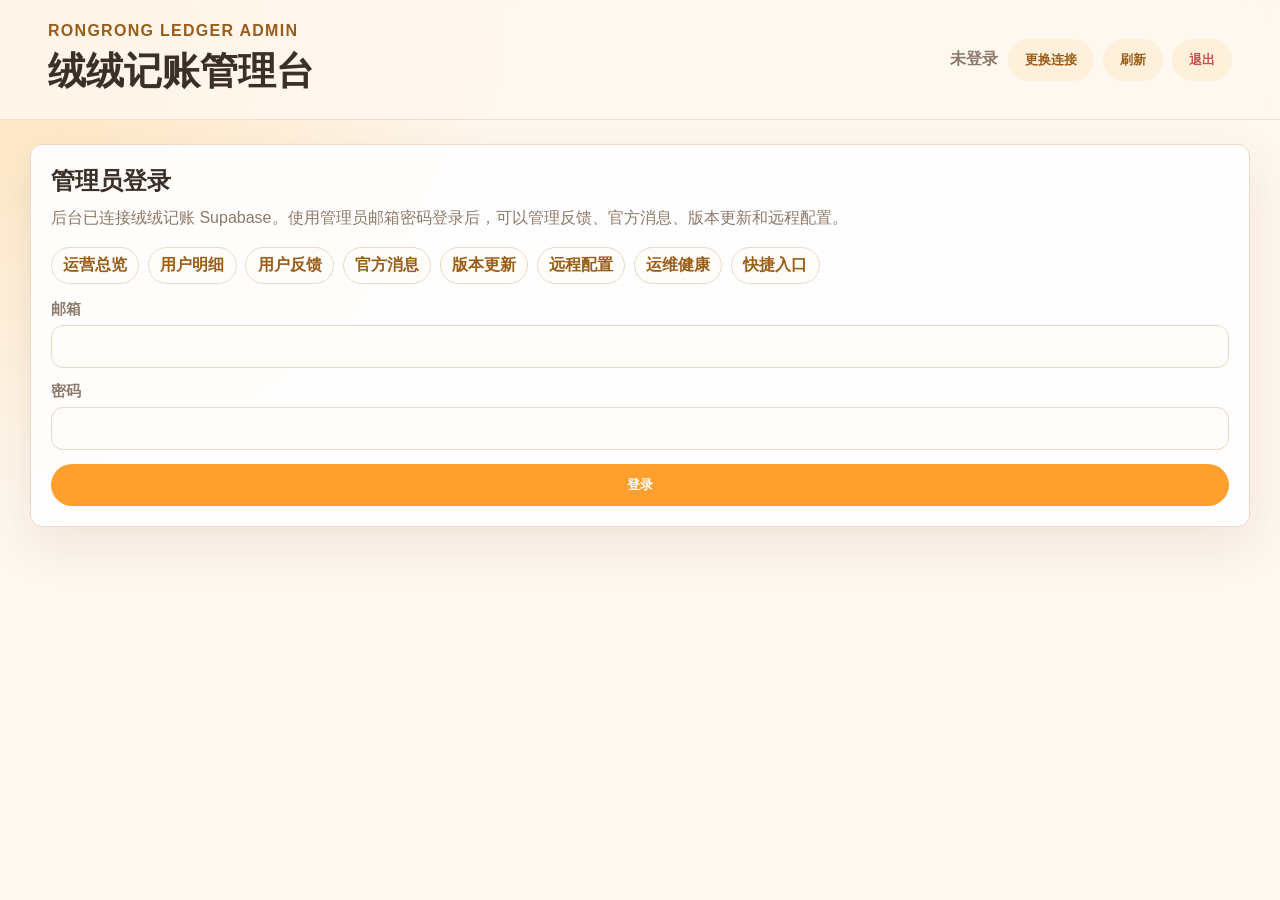
<file: admin-portal/index.html>
<!doctype html>
<html lang="zh-CN">
  <head>
    <meta charset="utf-8" />
    <meta name="viewport" content="width=device-width, initial-scale=1" />
    <title>绒绒记账管理台</title>
    <meta name="description" content="绒绒记账反馈、消息、版本和远程配置管理后台。" />
    <link rel="stylesheet" href="styles.css" />
  </head>
  <body>
    <header class="topbar">
      <div>
        <p class="eyebrow">RongRong Ledger Admin</p>
        <h1>绒绒记账管理台</h1>
      </div>
      <div class="topbar-actions">
        <span id="sessionLabel" class="session-label">未登录</span>
        <button id="configBtn" class="ghost" type="button">更换连接</button>
        <button id="refreshBtn" class="ghost" type="button">刷新</button>
        <button id="logoutBtn" class="ghost danger" type="button">退出</button>
      </div>
    </header>

    <main>
      <section id="setupPanel" class="panel">
        <div class="panel-heading">
          <h2>连接 Supabase</h2>
          <p>默认已配置为绒绒记账项目。只有迁移项目或换 Supabase 时才需要改这里；不要填写 service role。</p>
        </div>
        <form id="setupForm" class="grid-form">
          <label>
            Supabase URL
            <input id="supabaseUrl" name="supabaseUrl" placeholder="https://xxxx.supabase.co" required />
          </label>
          <label>
            Supabase anon key
            <input id="supabaseAnonKey" name="supabaseAnonKey" placeholder="eyJ..." required />
          </label>
          <button type="submit">保存连接</button>
        </form>
      </section>

      <section id="loginPanel" class="panel">
        <div class="panel-heading">
          <h2>管理员登录</h2>
          <p>后台已连接绒绒记账 Supabase。使用管理员邮箱密码登录后，可以管理反馈、官方消息、版本更新和远程配置。</p>
        </div>
        <div class="module-preview" aria-label="后台模块概览">
          <span>运营总览</span>
          <span>用户明细</span>
          <span>用户反馈</span>
          <span>官方消息</span>
          <span>版本更新</span>
          <span>远程配置</span>
          <span>运维健康</span>
          <span>快捷入口</span>
        </div>
        <form id="loginForm" class="grid-form">
          <label>
            邮箱
            <input id="email" name="email" type="email" autocomplete="email" required />
          </label>
          <label>
            密码
            <input id="password" name="password" type="password" autocomplete="current-password" required />
          </label>
          <button type="submit">登录</button>
        </form>
      </section>

      <section id="appPanel" class="hidden">
        <nav class="tabs" aria-label="管理模块">
          <button class="tab active" data-tab="overview" type="button">运营总览</button>
          <button class="tab" data-tab="users" type="button">用户明细</button>
          <button class="tab" data-tab="feedback" type="button">用户反馈</button>
          <button class="tab" data-tab="messages" type="button">官方消息</button>
          <button class="tab" data-tab="versions" type="button">版本更新</button>
          <button class="tab" data-tab="config" type="button">远程配置</button>
          <button class="tab" data-tab="ops" type="button">运维健康</button>
          <button class="tab" data-tab="links" type="button">快捷入口</button>
        </nav>

        <section id="overviewTab" class="tab-panel">
          <div class="panel-heading inline">
            <div>
              <h2>运营总览</h2>
              <p id="refreshMeta">等待刷新数据。</p>
            </div>
            <div class="date-tools">
              <label>
                统计日期
                <input id="dateFilter" type="date" />
              </label>
              <button id="todayBtn" class="ghost" type="button">今天</button>
              <span class="source-pill">数据源：Supabase 真实表</span>
            </div>
          </div>
          <div id="supportNotice" class="notice"></div>
          <section id="kpiGrid" class="kpi-grid"></section>
          <section class="analytics-grid">
            <article class="chart-panel">
              <div class="item-title">新增用户趋势</div>
              <p class="muted">按 App 档案和小程序用户创建时间统计。</p>
              <div id="signupChart" class="bar-chart"></div>
            </article>
            <article class="chart-panel">
              <div class="item-title">最近活动分布</div>
                <p class="muted">按可证明活动统计；旧 App 版本没有完整打开事件，不伪装成完整 DAU 曲线。</p>
              <div id="activeChart" class="bar-chart"></div>
            </article>
            <article class="chart-panel">
              <div class="item-title">每日记账量</div>
              <p class="muted">App 来自 transactions， 小程序来自账本快照 transactions[].date。</p>
              <div id="transactionChart" class="bar-chart"></div>
            </article>
            <article class="chart-panel">
              <div class="item-title">反馈处理状态</div>
              <p class="muted">来自 App 和小程序内反馈表。</p>
              <div id="feedbackStatusChart" class="status-bars"></div>
            </article>
            <article class="chart-panel">
              <div class="item-title">用户地区分布</div>
              <p class="muted">只统计用户主动填写或同步过来的省市；未填写单独展示。</p>
              <div id="regionChart" class="horizontal-chart"></div>
            </article>
            <article class="chart-panel">
              <div class="item-title">年龄分段占比</div>
              <p class="muted">由用户生日推算；未填写生日的用户单独展示。</p>
              <div id="ageChart" class="horizontal-chart"></div>
            </article>
            <article class="chart-panel">
              <div class="item-title">性别占比</div>
              <p class="muted">只展示用户主动填写的资料，不做推断。</p>
              <div id="genderChart" class="horizontal-chart"></div>
            </article>
            <article class="chart-panel">
              <div class="item-title">设备品牌分布</div>
              <p class="muted">App 来自 Android 设备同步，小程序来自微信运行环境。</p>
              <div id="deviceBrandChart" class="horizontal-chart"></div>
            </article>
            <article class="chart-panel wide">
              <div class="item-title">用户资料覆盖率</div>
              <p class="muted">展示真实已采集字段和缺口，不用估算值代替。</p>
              <div id="portraitCoverageChart" class="horizontal-chart"></div>
            </article>
          </section>
          <section class="panel subpanel">
            <div class="panel-heading inline">
              <div>
                <h2>今日真实行为</h2>
                <p>按北京时间自然日统计，全部来自现有数据库字段；没有证据的数据不展示为留存率。</p>
              </div>
            </div>
            <div class="table-wrap">
              <table class="compact-table">
                <thead>
                  <tr>
                    <th>指标</th>
                    <th>数值</th>
                    <th>证据字段</th>
                  </tr>
                </thead>
                <tbody id="activityRows"></tbody>
              </table>
            </div>
          </section>
        </section>

        <section id="usersTab" class="tab-panel hidden">
          <div class="panel-heading inline">
            <div>
              <h2>用户明细</h2>
              <p>App 用户来自 Supabase Auth，小程序用户来自 mini_users；两个渠道分开显示，不做可能重复的合并。</p>
            </div>
            <div class="user-tools">
              <div class="filter-group" aria-label="用户来源筛选">
                <button class="filter-chip active" data-user-source="all" type="button">全部</button>
                <button class="filter-chip" data-user-source="app" type="button">只看 App</button>
                <button class="filter-chip" data-user-source="mini" type="button">只看小程序</button>
              </div>
              <input id="userSearch" class="search" placeholder="搜索用户名、邮箱、设备、地区、签名或 ID" />
            </div>
          </div>
          <div class="table-wrap">
            <table class="user-table">
              <thead>
                <tr>
                  <th>来源</th>
                  <th>用户名</th>
                  <th>邮箱/联系</th>
                  <th>设备品牌</th>
                  <th>性别</th>
                  <th>生日</th>
                  <th>地区</th>
                  <th>注册时间</th>
                <th>最后活跃</th>
                <th>选日活跃</th>
                  <th>账目</th>
                  <th>选日记账</th>
                  <th>选日同步</th>
                <th>反馈</th>
                <th>证据</th>
                <th>详情</th>
              </tr>
            </thead>
            <tbody id="userRows"></tbody>
            </table>
          </div>
        </section>

        <section id="feedbackTab" class="tab-panel hidden">
          <div class="panel-heading inline">
            <div>
              <h2>用户反馈</h2>
              <p>来自 App 内在线留言、原“建议或问题”和小程序“帮助与反馈”。QQ 邮箱仅作备用，在线留言才会进入后台。</p>
            </div>
            <div class="user-tools">
              <div class="filter-group" aria-label="反馈来源筛选">
                <button class="filter-chip active" data-source-filter="feedback" data-source-value="all" type="button">全部</button>
                <button class="filter-chip" data-source-filter="feedback" data-source-value="app" type="button">只看 App</button>
                <button class="filter-chip" data-source-filter="feedback" data-source-value="mini" type="button">只看小程序</button>
              </div>
              <input id="feedbackSearch" class="search" placeholder="搜索邮箱、内容或状态" />
            </div>
          </div>
          <div class="notice subtle">请优先引导用户在 App 或小程序内提交在线反馈；备用 QQ 邮箱不会自动进入后台。</div>
          <div class="table-wrap">
            <table class="feedback-table">
              <thead>
                <tr>
                  <th>时间</th>
                  <th>来源</th>
                  <th>联系方式</th>
                  <th>内容</th>
                  <th>回复</th>
                  <th>状态</th>
                  <th>操作</th>
                </tr>
              </thead>
              <tbody id="feedbackRows"></tbody>
            </table>
          </div>
        </section>

        <section id="messagesTab" class="tab-panel hidden">
          <div class="panel-heading inline">
            <div>
              <h2>官方消息</h2>
              <p>按消息 source_key 区分 App、小程序或通用消息；没有来源标识的老消息只在“全部”里显示。</p>
            </div>
            <div class="filter-group" aria-label="官方消息来源筛选">
              <button class="filter-chip active" data-source-filter="messages" data-source-value="all" type="button">全部</button>
              <button class="filter-chip" data-source-filter="messages" data-source-value="app" type="button">只看 App</button>
              <button class="filter-chip" data-source-filter="messages" data-source-value="mini" type="button">只看小程序</button>
            </div>
          </div>
          <div class="split">
            <form id="messageForm" class="panel form-panel">
              <h2>发布消息</h2>
              <input id="messageId" type="hidden" />
              <label>发布范围
                <select id="messageTarget">
                  <option value="mini">小程序</option>
                  <option value="app">App</option>
                  <option value="all">通用</option>
                </select>
              </label>
              <label>标题<input id="messageTitle" required maxlength="80" /></label>
              <label>正文<textarea id="messageBody" required maxlength="2000"></textarea></label>
              <label>来源标识，可选<input id="messageSourceKey" maxlength="120" placeholder="留空会按发布范围自动生成" /></label>
              <button type="submit">保存消息</button>
              <button id="resetMessageForm" class="ghost" type="button">清空</button>
            </form>
            <div class="panel">
              <h2>消息列表</h2>
              <div id="messageList" class="stack"></div>
            </div>
          </div>
        </section>

        <section id="versionsTab" class="tab-panel hidden">
          <div class="panel-heading inline">
            <div>
              <h2>版本更新</h2>
              <p>App 版本来自 Android 发布记录；小程序版本预留同一视图，未来有小程序版本记录时会自动进入筛选。</p>
            </div>
            <div class="filter-group" aria-label="版本来源筛选">
              <button class="filter-chip active" data-source-filter="versions" data-source-value="all" type="button">全部</button>
              <button class="filter-chip" data-source-filter="versions" data-source-value="app" type="button">只看 App</button>
              <button class="filter-chip" data-source-filter="versions" data-source-value="mini" type="button">只看小程序</button>
            </div>
          </div>
          <div class="split">
            <form id="versionForm" class="panel form-panel">
              <h2>版本配置</h2>
              <label>平台
                <select id="versionPlatform">
                  <option value="android">App Android</option>
                  <option value="mini_program">微信小程序</option>
                </select>
              </label>
              <label>versionCode<input id="versionCode" type="number" min="1" required /></label>
              <label>versionName<input id="versionName" placeholder="1.0.6" required maxlength="32" /></label>
              <label>APK URL<input id="apkUrl" type="url" required /></label>
              <label>备用 APK URL<input id="backupApkUrl" type="url" /></label>
              <label>SHA-256<input id="sha256" required maxlength="64" /></label>
              <label>文件大小 Byte<input id="fileSizeBytes" type="number" min="1" required /></label>
              <label>更新说明<textarea id="releaseNotes" maxlength="3000"></textarea></label>
              <label class="checkbox"><input id="mandatory" type="checkbox" /> 强制更新</label>
              <label class="checkbox"><input id="active" type="checkbox" checked /> 启用</label>
              <button type="submit">保存版本</button>
            </form>
            <div class="panel">
              <h2>已有版本</h2>
              <div id="versionList" class="stack"></div>
            </div>
          </div>
        </section>

        <section id="configTab" class="tab-panel hidden">
          <div class="panel-heading inline">
            <div>
              <h2>远程配置</h2>
              <p>按配置键前缀区分来源，例如 app_*、android_* 归 App，mini_*、wechat_* 归小程序。</p>
            </div>
            <div class="filter-group" aria-label="远程配置来源筛选">
              <button class="filter-chip active" data-source-filter="config" data-source-value="all" type="button">全部</button>
              <button class="filter-chip" data-source-filter="config" data-source-value="app" type="button">只看 App</button>
              <button class="filter-chip" data-source-filter="config" data-source-value="mini" type="button">只看小程序</button>
            </div>
          </div>
          <div class="split">
            <form id="configForm" class="panel form-panel">
              <h2>远程配置</h2>
              <label>配置范围
                <select id="configTarget">
                  <option value="mini">小程序</option>
                  <option value="app">App</option>
                  <option value="all">通用</option>
                </select>
              </label>
              <label>配置键<input id="configKey" placeholder="home_notice" required maxlength="80" /></label>
              <label>JSON 值<textarea id="configValue" required>{}</textarea></label>
              <label>说明<input id="configDescription" maxlength="200" /></label>
              <label class="checkbox"><input id="configActive" type="checkbox" checked /> 启用</label>
              <button type="submit">保存配置</button>
            </form>
            <div class="panel">
              <h2>配置列表</h2>
              <p class="muted">当前 App 版本还不会读取这些配置；下一版 Android 接入后才会实时生效。</p>
              <div id="configList" class="stack"></div>
            </div>
          </div>
        </section>

        <section id="linksTab" class="tab-panel hidden">
          <div class="links-grid" id="linksGrid"></div>
        </section>

        <section id="opsTab" class="tab-panel hidden">
          <div class="panel-heading inline">
            <div>
              <h2>运维健康</h2>
              <p>容量、发布包、备份和迁移路线都从真实项目状态汇总；看不见的数据会明确标注，不伪装成已接入。</p>
            </div>
            <span class="source-pill">Supabase Free 额度监控</span>
          </div>
          <div id="opsNotice" class="notice"></div>
          <section id="opsKpiGrid" class="kpi-grid"></section>
          <section class="ops-grid">
            <article class="chart-panel">
              <div class="item-title">Supabase 容量</div>
              <p class="muted">免费档按 500MB 数据库、1GB Storage 做预警。</p>
              <div id="opsUsage" class="usage-list"></div>
            </article>
            <article class="chart-panel">
              <div class="item-title">发布与承载</div>
              <p class="muted">检查 APK 主备线路是否实际走火山 TOS / GitHub / Supabase Storage。</p>
              <div id="opsRelease" class="ops-stack"></div>
            </article>
            <article class="chart-panel">
              <div class="item-title">每月维护</div>
              <div id="opsMonthly" class="check-list"></div>
            </article>
            <article class="chart-panel">
              <div class="item-title">每季度维护</div>
              <div id="opsQuarterly" class="check-list"></div>
            </article>
            <article class="chart-panel wide">
              <div class="item-title">Storage 分桶</div>
              <div class="table-wrap">
                <table class="compact-table">
                  <thead>
                    <tr>
                      <th>桶</th>
                      <th>对象数</th>
                      <th>占用</th>
                      <th>建议</th>
                    </tr>
                  </thead>
                  <tbody id="opsBucketRows"></tbody>
                </table>
              </div>
            </article>
          </section>
        </section>
      </section>
    </main>

    <div id="userModal" class="modal hidden" role="dialog" aria-modal="true" aria-labelledby="userModalTitle">
      <div class="modal-card">
        <div class="modal-head">
          <div>
            <p id="userModalSource" class="eyebrow">User Detail</p>
            <h2 id="userModalTitle">用户详情</h2>
          </div>
          <button id="closeUserModal" class="ghost" type="button">关闭</button>
        </div>
        <div id="userModalBody"></div>
      </div>
    </div>

    <div id="toast" class="toast hidden"></div>
    <script type="module" src="app.js?v=20260704-mini-admin"></script>
  </body>
</html>
</file>
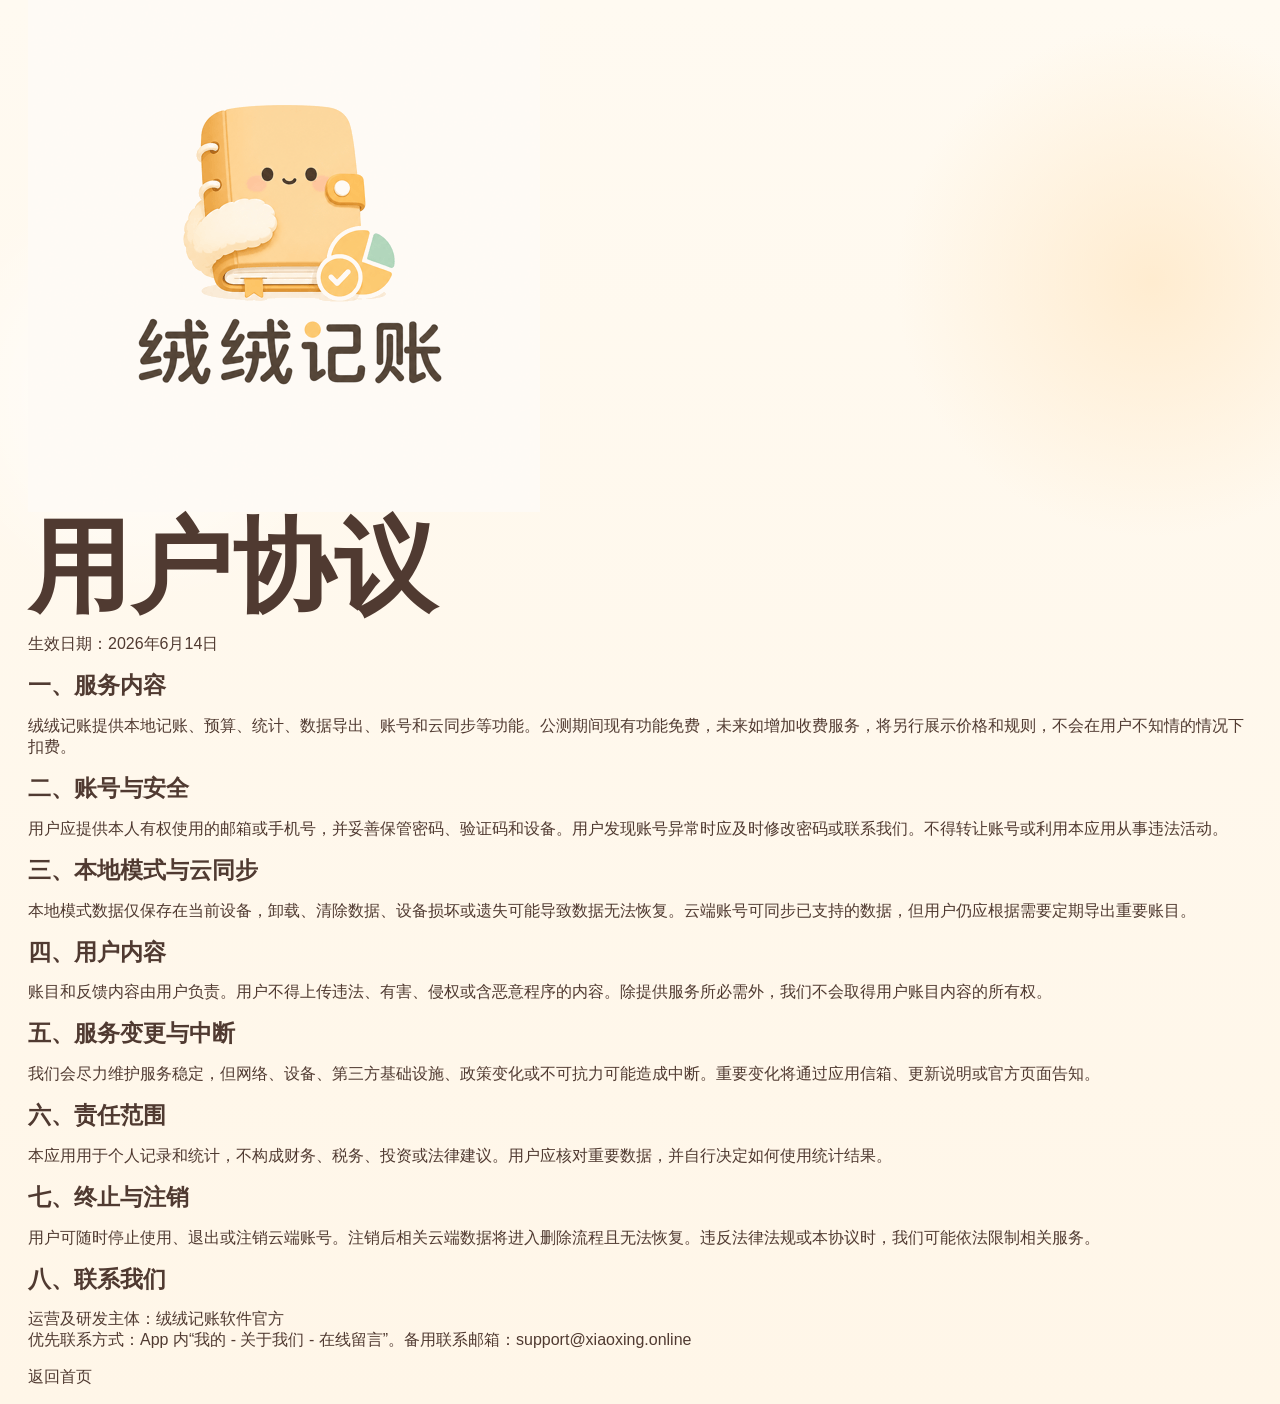
<file: docs/agreement.html>
<!doctype html>
<html lang="zh-CN">
<head>
  <meta charset="utf-8">
  <meta name="viewport" content="width=device-width,initial-scale=1">
  <meta name="description" content="绒绒记账用户协议">
  <title>绒绒记账用户协议</title>
  <link rel="stylesheet" href="styles.css">
</head>
<body>
<main>
  <header>
    <img src="app-icon.png" alt="绒绒记账图标">
    <div><h1>用户协议</h1><p class="meta">生效日期：2026年6月14日</p></div>
  </header>
  <article class="panel">
    <h2>一、服务内容</h2>
    <p>绒绒记账提供本地记账、预算、统计、数据导出、账号和云同步等功能。公测期间现有功能免费，未来如增加收费服务，将另行展示价格和规则，不会在用户不知情的情况下扣费。</p>

    <h2>二、账号与安全</h2>
    <p>用户应提供本人有权使用的邮箱或手机号，并妥善保管密码、验证码和设备。用户发现账号异常时应及时修改密码或联系我们。不得转让账号或利用本应用从事违法活动。</p>

    <h2>三、本地模式与云同步</h2>
    <p>本地模式数据仅保存在当前设备，卸载、清除数据、设备损坏或遗失可能导致数据无法恢复。云端账号可同步已支持的数据，但用户仍应根据需要定期导出重要账目。</p>

    <h2>四、用户内容</h2>
    <p>账目和反馈内容由用户负责。用户不得上传违法、有害、侵权或含恶意程序的内容。除提供服务所必需外，我们不会取得用户账目内容的所有权。</p>

    <h2>五、服务变更与中断</h2>
    <p>我们会尽力维护服务稳定，但网络、设备、第三方基础设施、政策变化或不可抗力可能造成中断。重要变化将通过应用信箱、更新说明或官方页面告知。</p>

    <h2>六、责任范围</h2>
    <p>本应用用于个人记录和统计，不构成财务、税务、投资或法律建议。用户应核对重要数据，并自行决定如何使用统计结果。</p>

    <h2>七、终止与注销</h2>
    <p>用户可随时停止使用、退出或注销云端账号。注销后相关云端数据将进入删除流程且无法恢复。违反法律法规或本协议时，我们可能依法限制相关服务。</p>

    <h2>八、联系我们</h2>
    <p>运营及研发主体：绒绒记账软件官方<br>优先联系方式：App 内“我的 - 关于我们 - 在线留言”。备用联系邮箱：support@xiaoxing.online</p>
    <p><a href="index.html">返回首页</a></p>
  </article>
</main>
</body>
</html>
</file>
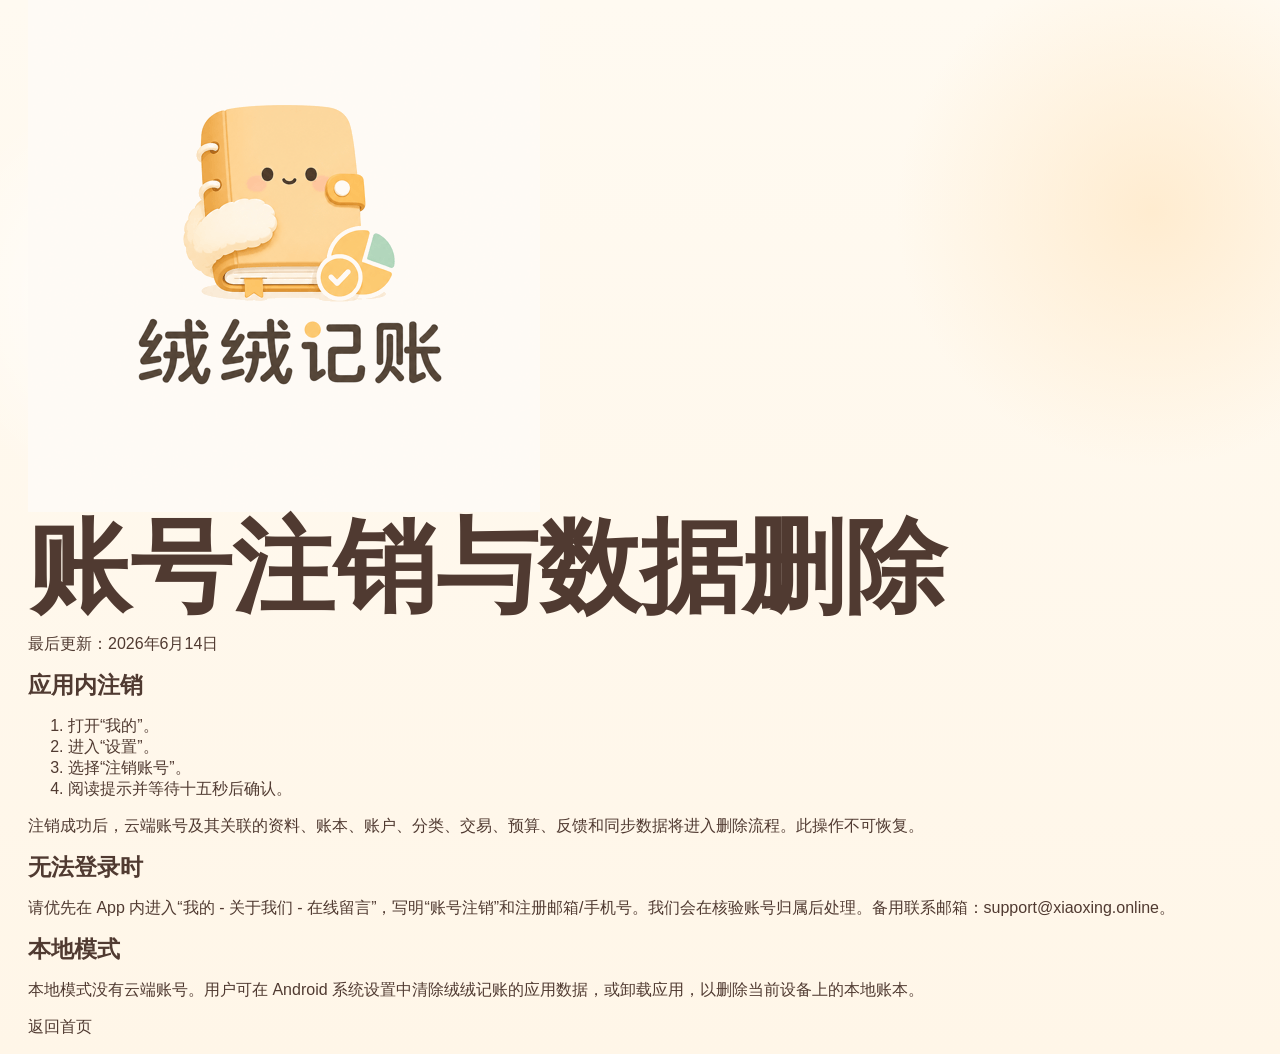
<file: docs/deletion.html>
<!doctype html>
<html lang="zh-CN">
<head>
  <meta charset="utf-8">
  <meta name="viewport" content="width=device-width,initial-scale=1">
  <meta name="description" content="绒绒记账账号注销与数据删除说明">
  <title>账号注销与数据删除 - 绒绒记账</title>
  <link rel="stylesheet" href="styles.css">
</head>
<body>
<main>
  <header>
    <img src="app-icon.png" alt="绒绒记账图标">
    <div><h1>账号注销与数据删除</h1><p class="meta">最后更新：2026年6月14日</p></div>
  </header>
  <article class="panel">
    <h2>应用内注销</h2>
    <ol>
      <li>打开“我的”。</li>
      <li>进入“设置”。</li>
      <li>选择“注销账号”。</li>
      <li>阅读提示并等待十五秒后确认。</li>
    </ol>
    <p>注销成功后，云端账号及其关联的资料、账本、账户、分类、交易、预算、反馈和同步数据将进入删除流程。此操作不可恢复。</p>

    <h2>无法登录时</h2>
    <p>请优先在 App 内进入“我的 - 关于我们 - 在线留言”，写明“账号注销”和注册邮箱/手机号。我们会在核验账号归属后处理。备用联系邮箱：support@xiaoxing.online。</p>

    <h2>本地模式</h2>
    <p>本地模式没有云端账号。用户可在 Android 系统设置中清除绒绒记账的应用数据，或卸载应用，以删除当前设备上的本地账本。</p>
    <p><a href="index.html">返回首页</a></p>
  </article>
</main>
</body>
</html>
</file>
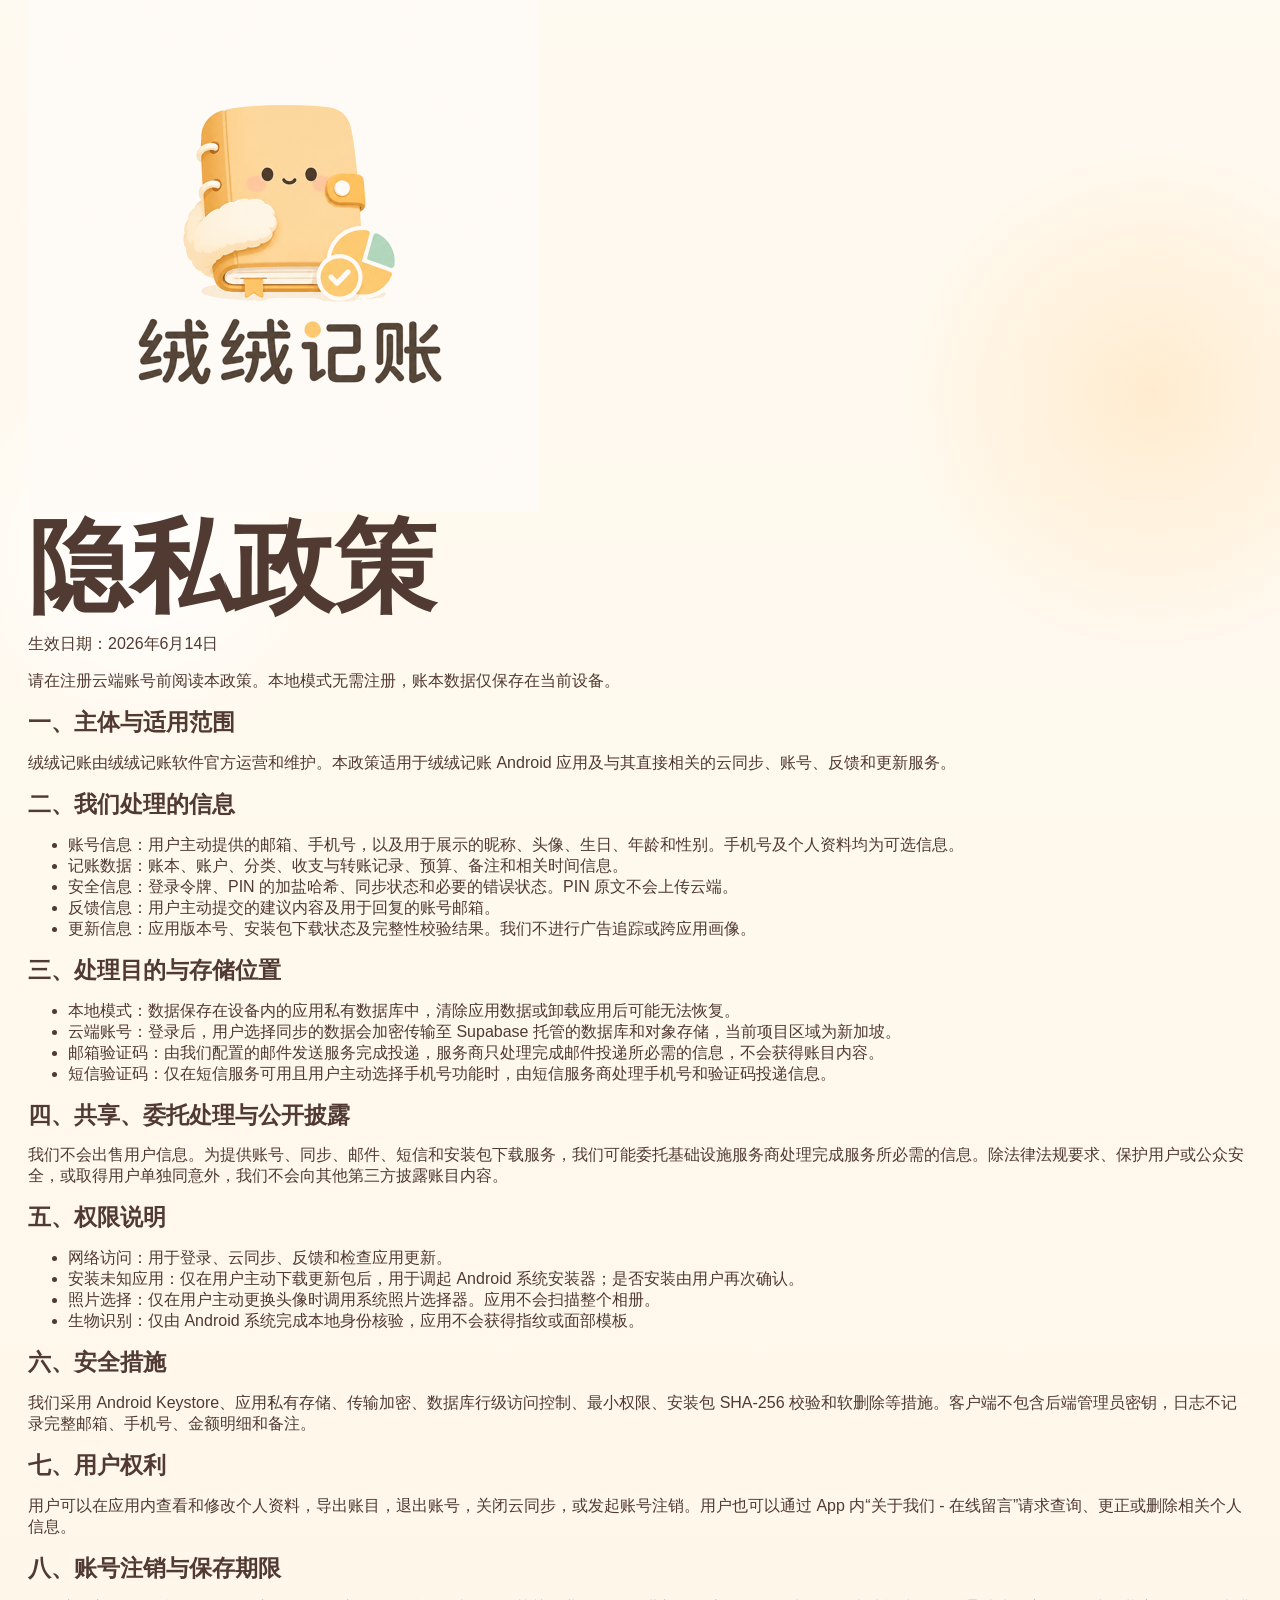
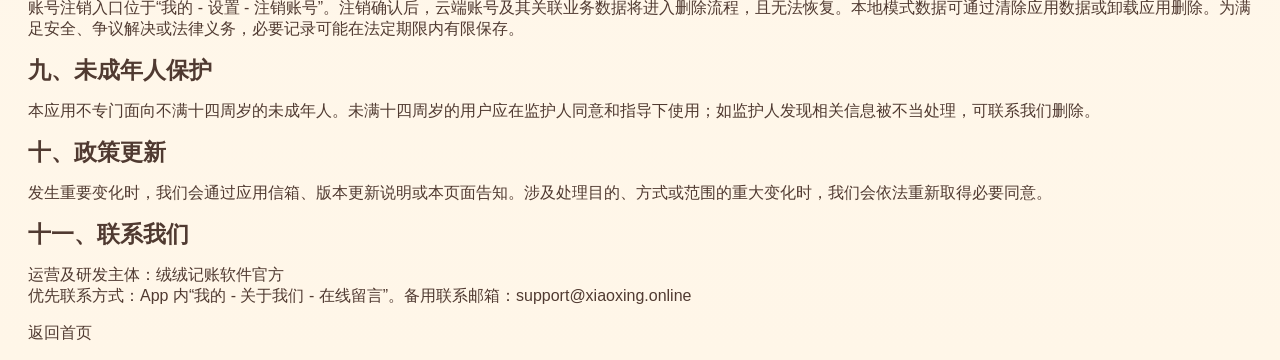
<file: docs/privacy.html>
<!doctype html>
<html lang="zh-CN">
<head>
  <meta charset="utf-8">
  <meta name="viewport" content="width=device-width,initial-scale=1">
  <meta name="description" content="绒绒记账隐私政策">
  <title>绒绒记账隐私政策</title>
  <link rel="stylesheet" href="styles.css">
</head>
<body>
<main>
  <header>
    <img src="app-icon.png" alt="绒绒记账图标">
    <div><h1>隐私政策</h1><p class="meta">生效日期：2026年6月14日</p></div>
  </header>
  <article class="panel">
    <p class="notice">请在注册云端账号前阅读本政策。本地模式无需注册，账本数据仅保存在当前设备。</p>

    <h2>一、主体与适用范围</h2>
    <p>绒绒记账由绒绒记账软件官方运营和维护。本政策适用于绒绒记账 Android 应用及与其直接相关的云同步、账号、反馈和更新服务。</p>

    <h2>二、我们处理的信息</h2>
    <ul>
      <li>账号信息：用户主动提供的邮箱、手机号，以及用于展示的昵称、头像、生日、年龄和性别。手机号及个人资料均为可选信息。</li>
      <li>记账数据：账本、账户、分类、收支与转账记录、预算、备注和相关时间信息。</li>
      <li>安全信息：登录令牌、PIN 的加盐哈希、同步状态和必要的错误状态。PIN 原文不会上传云端。</li>
      <li>反馈信息：用户主动提交的建议内容及用于回复的账号邮箱。</li>
      <li>更新信息：应用版本号、安装包下载状态及完整性校验结果。我们不进行广告追踪或跨应用画像。</li>
    </ul>

    <h2>三、处理目的与存储位置</h2>
    <ul>
      <li>本地模式：数据保存在设备内的应用私有数据库中，清除应用数据或卸载应用后可能无法恢复。</li>
      <li>云端账号：登录后，用户选择同步的数据会加密传输至 Supabase 托管的数据库和对象存储，当前项目区域为新加坡。</li>
      <li>邮箱验证码：由我们配置的邮件发送服务完成投递，服务商只处理完成邮件投递所必需的信息，不会获得账目内容。</li>
      <li>短信验证码：仅在短信服务可用且用户主动选择手机号功能时，由短信服务商处理手机号和验证码投递信息。</li>
    </ul>

    <h2>四、共享、委托处理与公开披露</h2>
    <p>我们不会出售用户信息。为提供账号、同步、邮件、短信和安装包下载服务，我们可能委托基础设施服务商处理完成服务所必需的信息。除法律法规要求、保护用户或公众安全，或取得用户单独同意外，我们不会向其他第三方披露账目内容。</p>

    <h2>五、权限说明</h2>
    <ul>
      <li>网络访问：用于登录、云同步、反馈和检查应用更新。</li>
      <li>安装未知应用：仅在用户主动下载更新包后，用于调起 Android 系统安装器；是否安装由用户再次确认。</li>
      <li>照片选择：仅在用户主动更换头像时调用系统照片选择器。应用不会扫描整个相册。</li>
      <li>生物识别：仅由 Android 系统完成本地身份核验，应用不会获得指纹或面部模板。</li>
    </ul>

    <h2>六、安全措施</h2>
    <p>我们采用 Android Keystore、应用私有存储、传输加密、数据库行级访问控制、最小权限、安装包 SHA-256 校验和软删除等措施。客户端不包含后端管理员密钥，日志不记录完整邮箱、手机号、金额明细和备注。</p>

    <h2>七、用户权利</h2>
    <p>用户可以在应用内查看和修改个人资料，导出账目，退出账号，关闭云同步，或发起账号注销。用户也可以通过 App 内“关于我们 - 在线留言”请求查询、更正或删除相关个人信息。</p>

    <h2>八、账号注销与保存期限</h2>
    <p>账号注销入口位于“我的 - 设置 - 注销账号”。注销确认后，云端账号及其关联业务数据将进入删除流程，且无法恢复。本地模式数据可通过清除应用数据或卸载应用删除。为满足安全、争议解决或法律义务，必要记录可能在法定期限内有限保存。</p>

    <h2>九、未成年人保护</h2>
    <p>本应用不专门面向不满十四周岁的未成年人。未满十四周岁的用户应在监护人同意和指导下使用；如监护人发现相关信息被不当处理，可联系我们删除。</p>

    <h2>十、政策更新</h2>
    <p>发生重要变化时，我们会通过应用信箱、版本更新说明或本页面告知。涉及处理目的、方式或范围的重大变化时，我们会依法重新取得必要同意。</p>

    <h2 id="contact">十一、联系我们</h2>
    <p>运营及研发主体：绒绒记账软件官方<br>优先联系方式：App 内“我的 - 关于我们 - 在线留言”。备用联系邮箱：support@xiaoxing.online</p>
    <p><a href="index.html">返回首页</a></p>
  </article>
</main>
</body>
</html>
</file>
<file: admin-portal/styles.css>
:root {
  --bg: #fff8f0;
  --surface: #ffffff;
  --surface-soft: #fff0dc;
  --ink: #3b3027;
  --muted: #8c7969;
  --line: #ead9c5;
  --primary: #ff9f2e;
  --primary-dark: #9a5d17;
  --danger: #c75151;
  --green: #68ad86;
  --shadow: 0 18px 48px rgba(104, 70, 33, 0.11);
}

* { box-sizing: border-box; }

body {
  margin: 0;
  min-height: 100vh;
  color: var(--ink);
  background: radial-gradient(circle at top left, #ffe3ba 0, transparent 32rem), var(--bg);
  font-family: -apple-system, BlinkMacSystemFont, "Segoe UI", "PingFang SC", "Microsoft YaHei", sans-serif;
}

.topbar {
  position: sticky;
  top: 0;
  z-index: 10;
  display: flex;
  align-items: center;
  justify-content: space-between;
  gap: 1rem;
  padding: 1.4rem clamp(1rem, 4vw, 3rem);
  background: rgba(255, 248, 240, 0.88);
  border-bottom: 1px solid rgba(234, 217, 197, 0.8);
  backdrop-filter: blur(18px);
}

h1, h2, p { margin-top: 0; }
h1 { margin-bottom: 0; font-size: clamp(1.8rem, 3vw, 2.6rem); }
h2 { margin-bottom: 0.45rem; }
.eyebrow { margin-bottom: 0.35rem; color: var(--primary-dark); font-weight: 800; letter-spacing: 0.08em; text-transform: uppercase; }

main {
  width: min(1220px, calc(100% - 2rem));
  margin: 1.5rem auto 4rem;
}

.panel, .kpi-card, .chart-panel, .tab-panel {
  background: rgba(255, 255, 255, 0.92);
  border: 1px solid var(--line);
  border-radius: 12px;
  box-shadow: var(--shadow);
}

.panel, .tab-panel { padding: 1.25rem; margin-bottom: 1rem; }
.panel-heading { margin-bottom: 1rem; }
.panel-heading p, .muted { color: var(--muted); line-height: 1.65; }
.panel-heading.inline { display: flex; align-items: end; justify-content: space-between; gap: 1rem; }

.grid-form, .form-panel {
  display: grid;
  gap: 0.9rem;
}

label {
  display: grid;
  gap: 0.35rem;
  color: var(--muted);
  font-size: 0.92rem;
  font-weight: 700;
}

input, textarea, select {
  width: 100%;
  border: 1px solid var(--line);
  border-radius: 12px;
  padding: 0.78rem 0.85rem;
  color: var(--ink);
  background: #fffdfa;
  font: inherit;
}

textarea { min-height: 130px; resize: vertical; }

button {
  border: 0;
  border-radius: 999px;
  padding: 0.75rem 1.05rem;
  color: #fff;
  background: var(--primary);
  font-weight: 900;
  cursor: pointer;
}

button:hover { filter: brightness(0.98); transform: translateY(-1px); }
button.ghost { color: var(--primary-dark); background: var(--surface-soft); }
button.danger, .danger { color: var(--danger); }
button.small { padding: 0.45rem 0.75rem; font-size: 0.85rem; }

.topbar-actions { display: flex; align-items: center; gap: 0.6rem; flex-wrap: wrap; }
.session-label { color: var(--muted); font-weight: 800; }

.hidden { display: none !important; }

.module-preview {
  display: flex;
  flex-wrap: wrap;
  gap: 0.55rem;
  margin-bottom: 1rem;
}

.module-preview span {
  display: inline-flex;
  align-items: center;
  border: 1px solid var(--line);
  border-radius: 999px;
  padding: 0.45rem 0.7rem;
  color: var(--primary-dark);
  background: #fffdfa;
  font-weight: 900;
}

.kpi-grid {
  display: grid;
  grid-template-columns: repeat(4, minmax(0, 1fr));
  gap: 1rem;
  margin-bottom: 1rem;
}

.kpi-card { padding: 1rem; min-height: 138px; }
.kpi-card span { display: block; color: var(--muted); font-weight: 800; margin-bottom: 0.5rem; }
.kpi-card strong { display: block; font-size: 2rem; line-height: 1.1; margin-bottom: 0.55rem; }
.kpi-card small { color: var(--muted); line-height: 1.45; }

.source-pill {
  display: inline-flex;
  align-items: center;
  border-radius: 999px;
  padding: 0.45rem 0.7rem;
  color: var(--primary-dark);
  background: var(--surface-soft);
  font-weight: 900;
  white-space: nowrap;
}

.date-tools {
  display: flex;
  align-items: end;
  justify-content: flex-end;
  gap: 0.65rem;
  flex-wrap: wrap;
}

.date-tools label {
  min-width: 160px;
}

.notice {
  display: grid;
  gap: 0.25rem;
  margin-bottom: 1rem;
  padding: 0.85rem 1rem;
  border: 1px solid #ffd797;
  border-radius: 12px;
  color: var(--primary-dark);
  background: #fff6e7;
  line-height: 1.55;
}

.notice.subtle {
  color: var(--muted);
  border-color: var(--line);
  background: #fffdfa;
}

.analytics-grid {
  display: grid;
  grid-template-columns: repeat(2, minmax(0, 1fr));
  gap: 1rem;
  margin-bottom: 1rem;
}

.chart-panel { padding: 1rem; min-height: 270px; }
.chart-panel.wide { grid-column: 1 / -1; min-height: 230px; }

.ops-grid {
  display: grid;
  grid-template-columns: repeat(2, minmax(0, 1fr));
  gap: 1rem;
}

.ops-stack,
.usage-list,
.check-list {
  display: grid;
  gap: 0.75rem;
  margin-top: 1rem;
}

.ops-item,
.usage-row,
.check-row {
  border: 1px solid var(--line);
  border-radius: 12px;
  background: #fffdfa;
}

.ops-item {
  display: grid;
  gap: 0.3rem;
  padding: 0.72rem 0.82rem;
}

.ops-item span,
.usage-row span {
  color: var(--muted);
  font-size: 0.82rem;
  font-weight: 800;
}

.ops-item strong {
  overflow-wrap: anywhere;
  line-height: 1.45;
}

.usage-row {
  display: grid;
  grid-template-columns: minmax(118px, 1fr) minmax(160px, 2fr) 58px;
  align-items: center;
  gap: 0.8rem;
  padding: 0.74rem 0.82rem;
}

.usage-row div:first-child {
  display: grid;
  gap: 0.18rem;
}

.usage-meter {
  height: 14px;
  overflow: hidden;
  border-radius: 999px;
  background: #fff0dc;
  border: 1px solid rgba(234, 217, 197, 0.75);
}

.usage-meter i {
  display: block;
  height: 100%;
  border-radius: inherit;
  background: linear-gradient(90deg, var(--primary), #ffd28f);
}

.usage-row b {
  text-align: right;
  font-size: 0.9rem;
}

.check-row {
  display: grid;
  grid-template-columns: 28px 1fr;
  gap: 0.55rem;
  align-items: start;
  padding: 0.68rem 0.78rem;
}

.check-row span {
  display: inline-grid;
  place-items: center;
  width: 24px;
  height: 24px;
  border-radius: 999px;
  color: #fff;
  background: var(--green);
  font-weight: 900;
}

.check-row p {
  margin: 0;
  color: var(--ink);
  line-height: 1.5;
}

.bar-chart {
  display: grid;
  gap: 0.6rem;
}

.bar-grid {
  display: grid;
  grid-template-columns: repeat(14, minmax(28px, 1fr));
  gap: 0.45rem;
  align-items: end;
  min-height: 160px;
  padding-top: 0.5rem;
}

.chart-legend {
  display: flex;
  align-items: center;
  gap: 0.8rem;
  flex-wrap: wrap;
  color: var(--muted);
  font-size: 0.82rem;
  font-weight: 800;
}

.chart-legend span {
  display: inline-flex;
  align-items: center;
  gap: 0.3rem;
}

.chart-legend i {
  width: 0.7rem;
  height: 0.7rem;
  border-radius: 999px;
}

.bar-column {
  display: grid;
  align-items: end;
  gap: 0.28rem;
  min-width: 0;
  text-align: center;
}

.bar-stack {
  display: flex;
  align-items: end;
  justify-content: center;
  gap: 2px;
  height: 118px;
  padding-inline: 2px;
  border-radius: 10px;
  background: linear-gradient(180deg, rgba(255, 246, 234, 0.55), rgba(255, 246, 234, 0.16));
  border: 1px solid rgba(234, 217, 197, 0.7);
}

.bar-segment {
  width: 42%;
  min-height: 4px;
  border-radius: 999px 999px 3px 3px;
  transition: height 0.2s ease;
}

.series-0 { background: var(--primary); }
.series-1 { background: var(--green); }

.bar-column small {
  color: var(--muted);
  font-size: 0.72rem;
  white-space: nowrap;
}

.bar-column b {
  color: var(--ink);
  font-size: 0.78rem;
}

.status-bars {
  display: grid;
  gap: 0.8rem;
  margin-top: 1rem;
}

.horizontal-chart {
  display: grid;
  gap: 0.8rem;
  margin-top: 1rem;
}

.hbar-list {
  display: grid;
  gap: 0.65rem;
}

.hbar-row {
  display: grid;
  grid-template-columns: minmax(82px, 0.9fr) minmax(140px, 2.3fr) 46px;
  align-items: center;
  gap: 0.7rem;
}

.hbar-row span {
  min-width: 0;
  overflow: hidden;
  color: var(--ink);
  font-size: 0.9rem;
  font-weight: 800;
  text-overflow: ellipsis;
  white-space: nowrap;
}

.hbar-track {
  display: flex;
  height: 14px;
  overflow: hidden;
  border-radius: 999px;
  background: #fff0dc;
  border: 1px solid rgba(234, 217, 197, 0.75);
}

.hbar-track i {
  display: block;
  min-width: 0;
  height: 100%;
}

.hbar-row strong {
  text-align: right;
  font-size: 0.88rem;
}

.status-row {
  display: grid;
  grid-template-columns: 78px 1fr 42px;
  align-items: center;
  gap: 0.7rem;
}

.status-meter {
  height: 12px;
  overflow: hidden;
  border-radius: 999px;
  background: #fff0dc;
}

.status-meter i {
  display: block;
  height: 100%;
  border-radius: inherit;
  background: linear-gradient(90deg, var(--primary), #ffd28f);
}

.subpanel {
  margin-top: 0;
  box-shadow: none;
}

.compact-table { min-width: 620px; }
.feedback-table { min-width: 1080px; }
.user-table { min-width: 1480px; }

.tabs {
  display: flex;
  gap: 0.6rem;
  flex-wrap: wrap;
  margin: 1rem 0;
}

.tab { color: var(--primary-dark); background: #fff2dc; }
.tab.active { color: #fff; background: var(--primary); }

.user-tools {
  display: flex;
  align-items: center;
  justify-content: flex-end;
  gap: 0.7rem;
  flex-wrap: wrap;
}

.filter-group {
  display: inline-flex;
  gap: 0.35rem;
  padding: 0.25rem;
  border: 1px solid var(--line);
  border-radius: 999px;
  background: #fffdfa;
}

.filter-chip {
  padding: 0.48rem 0.78rem;
  color: var(--primary-dark);
  background: transparent;
  font-size: 0.88rem;
}

.filter-chip.active {
  color: #fff;
  background: var(--primary);
}

.table-wrap { overflow-x: auto; }
table { width: 100%; border-collapse: collapse; min-width: 760px; }
th, td { padding: 0.85rem 0.75rem; border-bottom: 1px solid var(--line); text-align: left; vertical-align: top; }
th { color: var(--muted); font-size: 0.85rem; }
td.content-cell { max-width: 420px; line-height: 1.55; }

.status {
  display: inline-flex;
  align-items: center;
  padding: 0.25rem 0.55rem;
  border-radius: 999px;
  background: #fff0dc;
  color: var(--primary-dark);
  font-weight: 900;
  white-space: nowrap;
}

.source-tag {
  display: inline-flex;
  align-items: center;
  padding: 0.25rem 0.55rem;
  border-radius: 999px;
  background: #fff7eb;
  color: var(--primary-dark);
  font-size: 0.82rem;
  font-weight: 900;
  white-space: nowrap;
}

.split {
  display: grid;
  grid-template-columns: minmax(280px, 420px) 1fr;
  align-items: start;
  gap: 1rem;
}

.split > .panel,
.split > .form-panel {
  align-self: start;
}

.stack { display: grid; gap: 0.75rem; }
.item {
  border: 1px solid var(--line);
  border-radius: 14px;
  padding: 0.9rem;
  background: #fffdfa;
}

.item-head {
  display: flex;
  justify-content: space-between;
  gap: 1rem;
  margin-bottom: 0.45rem;
}

.item-title { font-weight: 900; }
.item-meta { color: var(--muted); font-size: 0.86rem; }
.item-actions { display: flex; gap: 0.45rem; flex-wrap: wrap; margin-top: 0.7rem; }
.checkbox { display: flex; grid-template-columns: auto 1fr; align-items: center; gap: 0.5rem; }
.checkbox input { width: auto; }

.search { max-width: 340px; }

.links-grid {
  display: grid;
  grid-template-columns: repeat(3, minmax(0, 1fr));
  gap: 1rem;
}

.link-card {
  display: block;
  padding: 1rem;
  border: 1px solid var(--line);
  border-radius: 16px;
  color: inherit;
  background: #fffdfa;
  text-decoration: none;
}

.link-card strong { display: block; margin-bottom: 0.4rem; }
.link-card span { color: var(--muted); line-height: 1.5; }

.toast {
  position: fixed;
  right: 1rem;
  bottom: 1rem;
  max-width: min(420px, calc(100% - 2rem));
  padding: 0.9rem 1rem;
  border-radius: 14px;
  color: #fff;
  background: var(--ink);
  box-shadow: var(--shadow);
  z-index: 20;
}

.modal {
  position: fixed;
  inset: 0;
  z-index: 30;
  display: grid;
  place-items: center;
  padding: 1rem;
  background: rgba(59, 48, 39, 0.38);
}

.modal-card {
  width: min(1080px, 100%);
  max-height: min(860px, calc(100vh - 2rem));
  overflow: auto;
  padding: 1.2rem;
  border: 1px solid var(--line);
  border-radius: 16px;
  background: var(--surface);
  box-shadow: var(--shadow);
}

.modal-head {
  display: flex;
  align-items: flex-start;
  justify-content: space-between;
  gap: 1rem;
  margin-bottom: 1rem;
}

.detail-grid {
  display: grid;
  grid-template-columns: repeat(4, minmax(0, 1fr));
  gap: 0.75rem;
  margin-bottom: 1rem;
}

.detail-item {
  display: grid;
  gap: 0.28rem;
  padding: 0.8rem;
  border: 1px solid var(--line);
  border-radius: 12px;
  background: #fffdfa;
}

.detail-item span {
  color: var(--muted);
  font-size: 0.78rem;
  font-weight: 800;
}

.detail-item strong {
  overflow-wrap: anywhere;
}

.detail-section {
  margin-top: 1rem;
  padding-top: 1rem;
  border-top: 1px solid var(--line);
}

.detail-section h3 {
  margin: 0 0 0.45rem;
}

.detail-charts {
  display: grid;
  grid-template-columns: 1fr;
  gap: 0.8rem;
}

.detail-chart {
  padding: 0.8rem;
  border: 1px solid var(--line);
  border-radius: 12px;
  background: #fffdfa;
}

.inline-bars {
  display: grid;
  grid-template-columns: repeat(auto-fit, minmax(22px, 1fr));
  gap: 0.32rem;
  align-items: end;
  min-height: 108px;
  margin-top: 0.5rem;
}

.inline-bar {
  display: grid;
  grid-template-rows: 72px auto auto;
  align-items: end;
  gap: 0.22rem;
  text-align: center;
}

.inline-bar i {
  display: block;
  width: 70%;
  min-height: 0;
  margin: 0 auto;
  border-radius: 999px 999px 3px 3px;
  background: var(--primary);
}

.inline-bar small {
  color: var(--muted);
  font-size: 0.64rem;
  white-space: nowrap;
}

.inline-bar b {
  font-size: 0.72rem;
}

.feedback-card {
  display: grid;
  gap: 0.35rem;
  padding: 0.75rem;
  border: 1px solid var(--line);
  border-radius: 12px;
  background: #fffdfa;
}

.feedback-card + .feedback-card {
  margin-top: 0.6rem;
}

.feedback-card div {
  display: flex;
  justify-content: space-between;
  gap: 1rem;
  color: var(--muted);
}

.feedback-card p {
  margin-bottom: 0;
  line-height: 1.55;
}

.feedback-card small {
  color: var(--muted);
}

.reply-cell {
  min-width: 340px;
}

.reply-cell textarea {
  width: 100%;
  min-height: 74px;
  resize: vertical;
  border: 1px solid var(--line);
  border-radius: 10px;
  padding: 0.55rem 0.65rem;
  font: inherit;
  color: var(--text);
  background: #fffdfa;
}

.reply-actions {
  margin-top: 0.45rem;
  display: grid;
  gap: 0.65rem;
}

.reply-actions .reply-save-button {
  display: inline-flex;
  align-items: center;
  justify-content: center;
  min-height: 40px;
  border: 0;
  border-radius: 10px;
  padding: 0.58rem 0.9rem;
  background: var(--primary);
  color: #ffffff;
  font-weight: 900;
  cursor: pointer;
}

.reply-actions small {
  color: var(--muted);
  font-size: 0.68rem;
}

.reply-preview {
  padding: 0.55rem 0.65rem;
  border-radius: 10px;
  background: #fff5e8;
  color: var(--text);
}

@media (max-width: 860px) {
  .topbar { align-items: flex-start; flex-direction: column; }
  .kpi-grid, .analytics-grid, .split, .links-grid, .ops-grid { grid-template-columns: 1fr; }
  .bar-grid { grid-template-columns: repeat(7, minmax(28px, 1fr)); overflow-x: auto; }
  .panel-heading.inline { align-items: stretch; flex-direction: column; }
  .date-tools { align-items: stretch; justify-content: flex-start; }
  .user-tools { align-items: stretch; justify-content: flex-start; }
  .filter-group { width: fit-content; max-width: 100%; overflow-x: auto; }
  .search { max-width: none; }
  .detail-grid { grid-template-columns: repeat(2, minmax(0, 1fr)); }
  .usage-row { grid-template-columns: 1fr; }
  .usage-row b { text-align: left; }
}

@media (max-width: 560px) {
  .detail-grid { grid-template-columns: 1fr; }
  .modal-head { flex-direction: column; }
}
</file>
<file: docs/styles.css>
:root {
  color-scheme: light;
  --bg: #fff8ed;
  --paper: #fffdf8;
  --ink: #503a31;
  --muted: #9d8474;
  --orange: #ff9f22;
  --green: #68c89e;
  --pink: #ff8ba8;
  --border: #f4dfc4;
  --shadow: 0 24px 70px rgba(113, 76, 38, 0.13);
}

* { box-sizing: border-box; }

body {
  margin: 0;
  min-height: 100vh;
  color: var(--ink);
  font-family: -apple-system, BlinkMacSystemFont, "PingFang SC", "Microsoft YaHei", sans-serif;
  background:
    radial-gradient(circle at 11% 28%, rgba(255,255,255,0.95), transparent 13rem),
    radial-gradient(circle at 90% 20%, rgba(255,231,196,0.72), transparent 16rem),
    linear-gradient(180deg, #fffaf1 0%, #fff6e8 100%);
}

a { color: inherit; text-decoration: none; }

.site-header {
  position: sticky;
  top: 0;
  z-index: 5;
  display: flex;
  align-items: center;
  justify-content: space-between;
  gap: 24px;
  padding: 18px min(6vw, 80px);
  background: rgba(255, 251, 244, 0.86);
  backdrop-filter: blur(18px);
  border-bottom: 1px solid rgba(242, 218, 188, 0.72);
}

.brand {
  display: inline-flex;
  align-items: center;
  gap: 12px;
  font-size: 25px;
  font-weight: 900;
}

.brand img { width: 44px; height: 44px; object-fit: contain; }

nav {
  display: flex;
  gap: clamp(18px, 4vw, 48px);
  color: #5f4638;
  font-weight: 700;
}

nav a:first-child { color: var(--orange); }

main {
  width: min(1440px, calc(100% - 56px));
  margin: 0 auto;
}

.hero {
  position: relative;
  display: grid;
  grid-template-columns: minmax(320px, 0.92fr) minmax(520px, 1.35fr);
  gap: 40px;
  align-items: center;
  padding: 72px 0 42px;
  min-height: 620px;
}

.hero::before,
.hero::after {
  content: "";
  position: absolute;
  border-radius: 999px;
  background: #fff;
  filter: blur(2px);
  opacity: 0.78;
}

.hero::before { width: 130px; height: 64px; left: -44px; top: 220px; }
.hero::after { width: 154px; height: 70px; left: 520px; top: 310px; }

h1 {
  margin: 0;
  font-size: clamp(60px, 8vw, 110px);
  line-height: 1;
  letter-spacing: 0;
  font-weight: 950;
}

h2 { margin: 0 0 6px; font-size: 23px; line-height: 1.25; }

.tagline {
  margin: 22px 0 18px;
  color: var(--ink);
  font-size: clamp(22px, 2.8vw, 34px);
  font-weight: 800;
}

.tagline::before,
.tagline::after {
  content: "♥";
  display: inline-block;
  margin: 0 12px;
  color: var(--orange);
  font-size: 0.78em;
}

.intro {
  max-width: 520px;
  color: var(--muted);
  font-size: 21px;
  line-height: 1.75;
}

.actions {
  display: flex;
  flex-wrap: wrap;
  gap: 18px;
  margin-top: 34px;
}

.primary,
.secondary,
.store {
  display: inline-flex;
  align-items: center;
  justify-content: center;
  min-height: 58px;
  padding: 0 34px;
  border-radius: 999px;
  font-size: 20px;
  font-weight: 900;
}

.primary,
.android {
  color: #fff;
  background: linear-gradient(180deg, #ffbd3f 0%, #ff9418 100%);
  box-shadow: 0 14px 30px rgba(236, 129, 18, 0.28);
}

.secondary,
.muted {
  color: #a4651f;
  background: rgba(255, 253, 248, 0.86);
  border: 1.5px solid var(--border);
  box-shadow: 0 10px 28px rgba(98, 69, 42, 0.08);
}

.tip {
  margin: 18px 0 0;
  color: var(--muted);
  font-size: 14px;
}

.hero-art {
  position: relative;
  min-height: 600px;
}

.mascot {
  position: absolute;
  left: 2%;
  top: 16%;
  width: 44%;
  min-width: 280px;
  filter: drop-shadow(0 24px 42px rgba(148, 105, 48, 0.18));
}

.phone {
  position: absolute;
  top: 0;
  height: 590px;
  object-fit: contain;
  border-radius: 40px;
  filter: drop-shadow(0 28px 44px rgba(91, 68, 45, 0.18));
}

.phone-home { right: 28%; }
.phone-diary { right: 0; transform: translateY(8px); }

.feature-grid {
  display: grid;
  grid-template-columns: repeat(4, minmax(0, 1fr));
  gap: 16px;
  margin: 24px 0 24px;
}

.feature-grid article,
.story > div,
.download-strip,
.legal {
  background: rgba(255, 253, 248, 0.86);
  border: 1px solid var(--border);
  box-shadow: var(--shadow);
}

.feature-grid article {
  min-height: 134px;
  padding: 24px 24px 20px;
  border-radius: 24px;
}

.feature-grid p,
.story p,
.download-strip p {
  margin: 0;
  color: var(--muted);
  line-height: 1.7;
}

.feature-icon {
  width: 56px;
  height: 56px;
  margin-bottom: 12px;
  border-radius: 18px;
  background: linear-gradient(145deg, #fff4d8, #ffb53a);
  box-shadow: inset 0 1px 0 #fff, 0 12px 24px rgba(245, 155, 44, 0.22);
}

.feature-icon.chart { background: linear-gradient(145deg, #e5fff2, #71c99d); }
.feature-icon.diary { background: linear-gradient(145deg, #ffe5e9, #ff8ba8); }
.feature-icon.gift { background: linear-gradient(145deg, #fff2dc, #ffca6b); }

.story {
  display: grid;
  grid-template-columns: 1fr 1fr;
  gap: 20px;
  margin-top: 22px;
}

.story > div {
  min-height: 320px;
  padding: 28px;
  border-radius: 24px;
}

.mini-card {
  margin-top: 20px;
  overflow: hidden;
  border-radius: 18px;
  background: #fff;
  border: 1px solid var(--border);
}

.mini-card img {
  width: 100%;
  height: 250px;
  object-fit: cover;
  object-position: top;
  display: block;
}

.diary-card {
  min-height: 250px;
  padding: 30px;
  background:
    radial-gradient(circle at 85% 72%, #ffe2c4 0 80px, transparent 82px),
    linear-gradient(135deg, #fffdf9, #fff2e3);
}

.diary-card strong {
  display: block;
  margin: 20px 0;
  font-size: 26px;
}

.diary-card span {
  display: inline-flex;
  padding: 8px 18px;
  border-radius: 999px;
  color: #de6e85;
  background: #fff0f4;
  font-weight: 800;
}

.download-strip {
  display: grid;
  grid-template-columns: 96px minmax(240px, 1fr) 92px auto auto;
  align-items: center;
  gap: 26px;
  margin: 26px 0 26px;
  padding: 24px 28px;
  border-radius: 24px;
}

.download-strip > img:not(.qr) {
  width: 92px;
  height: 92px;
  object-fit: contain;
}

.qr {
  width: 86px;
  height: 86px;
  padding: 8px;
  border-radius: 14px;
  background: #fff;
  border: 1px solid var(--border);
}

.store { min-height: 52px; padding-inline: 24px; font-size: 17px; }

.legal {
  display: flex;
  flex-wrap: wrap;
  justify-content: center;
  gap: 22px;
  margin-bottom: 42px;
  padding: 20px;
  border-radius: 20px;
  color: var(--muted);
  font-weight: 700;
}

@media (max-width: 980px) {
  nav { display: none; }
  main { width: min(100% - 28px, 720px); }
  .hero {
    grid-template-columns: 1fr;
    min-height: 0;
    padding-top: 44px;
  }
  .hero-art { min-height: 480px; }
  .mascot { left: 3%; top: 8%; width: 45%; min-width: 230px; }
  .phone { height: 455px; }
  .phone-home { right: 22%; }
  .feature-grid, .story { grid-template-columns: 1fr 1fr; }
  .download-strip { grid-template-columns: 78px 1fr; }
  .qr, .store { justify-self: start; }
}

@media (max-width: 620px) {
  .site-header { padding: 14px 18px; }
  .brand span { font-size: 21px; }
  .hero-art { min-height: 360px; }
  .mascot { width: 58%; min-width: 210px; }
  .phone { height: 340px; }
  .phone-home { right: 24%; }
  .phone-diary { right: -10%; }
  .feature-grid, .story { grid-template-columns: 1fr; }
  .download-strip { grid-template-columns: 1fr; text-align: center; justify-items: center; }
  .qr, .store { justify-self: center; }
  .actions { flex-direction: column; }
}
</file>
